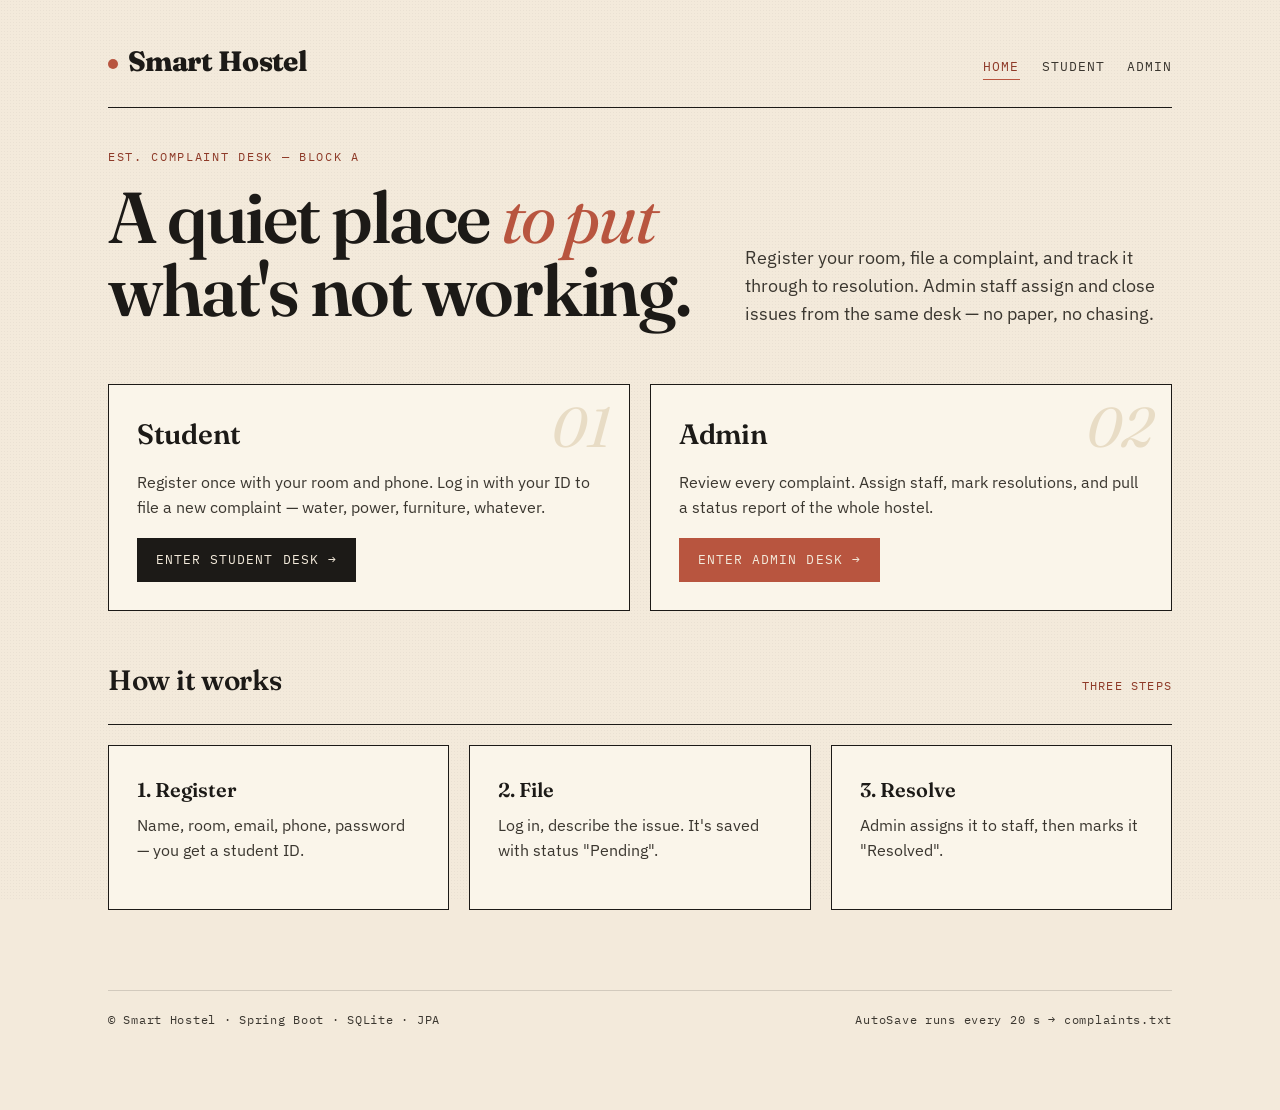
<file: SmartHostel/target/classes/static/index.html>
<!DOCTYPE html>
<html lang="en">
<head>
    <meta charset="UTF-8"/>
    <meta name="viewport" content="width=device-width, initial-scale=1.0"/>
    <title>Smart Hostel · Complaint Desk</title>
    <link rel="stylesheet" href="style.css"/>
</head>
<body>

<div class="wrap">

    <header class="topbar">
        <div class="brand"><span class="dot"></span>Smart Hostel</div>
        <nav class="nav">
            <a href="index.html" class="active">Home</a>
            <a href="student.html">Student</a>
            <a href="admin.html">Admin</a>
        </nav>
    </header>

    <section class="hero">
        <div>
            <div class="eyebrow">Est. Complaint Desk — Block A</div>
            <h1>A quiet place <em>to put</em> what's not working.</h1>
        </div>
        <div>
            <p class="lead">
                Register your room, file a complaint, and track it through
                to resolution. Admin staff assign and close issues from the
                same desk — no paper, no chasing.
            </p>
        </div>
    </section>

    <section class="grid-2">

        <div class="card">
            <div class="num">01</div>
            <h2>Student</h2>
            <p>Register once with your room and phone. Log in with your ID
               to file a new complaint — water, power, furniture, whatever.</p>
            <div class="btn-row">
                <a class="btn" href="student.html">Enter Student Desk →</a>
            </div>
        </div>

        <div class="card">
            <div class="num">02</div>
            <h2>Admin</h2>
            <p>Review every complaint. Assign staff, mark resolutions,
               and pull a status report of the whole hostel.</p>
            <div class="btn-row">
                <a class="btn sienna" href="admin.html">Enter Admin Desk →</a>
            </div>
        </div>

    </section>

    <section class="section">
        <div class="section-head">
            <h2>How it works</h2>
            <span class="tag">Three steps</span>
        </div>

        <div class="grid-2" style="grid-template-columns: repeat(3, 1fr);">
            <div class="card">
                <h3>1. Register</h3>
                <p>Name, room, email, phone, password — you get a student ID.</p>
            </div>
            <div class="card">
                <h3>2. File</h3>
                <p>Log in, describe the issue. It's saved with status "Pending".</p>
            </div>
            <div class="card">
                <h3>3. Resolve</h3>
                <p>Admin assigns it to staff, then marks it "Resolved".</p>
            </div>
        </div>
    </section>

    <footer>
        <div>© Smart Hostel · Spring Boot · SQLite · JPA</div>
        <div>AutoSave runs every 20 s → complaints.txt</div>
    </footer>

</div>

</body>
</html>
</file>
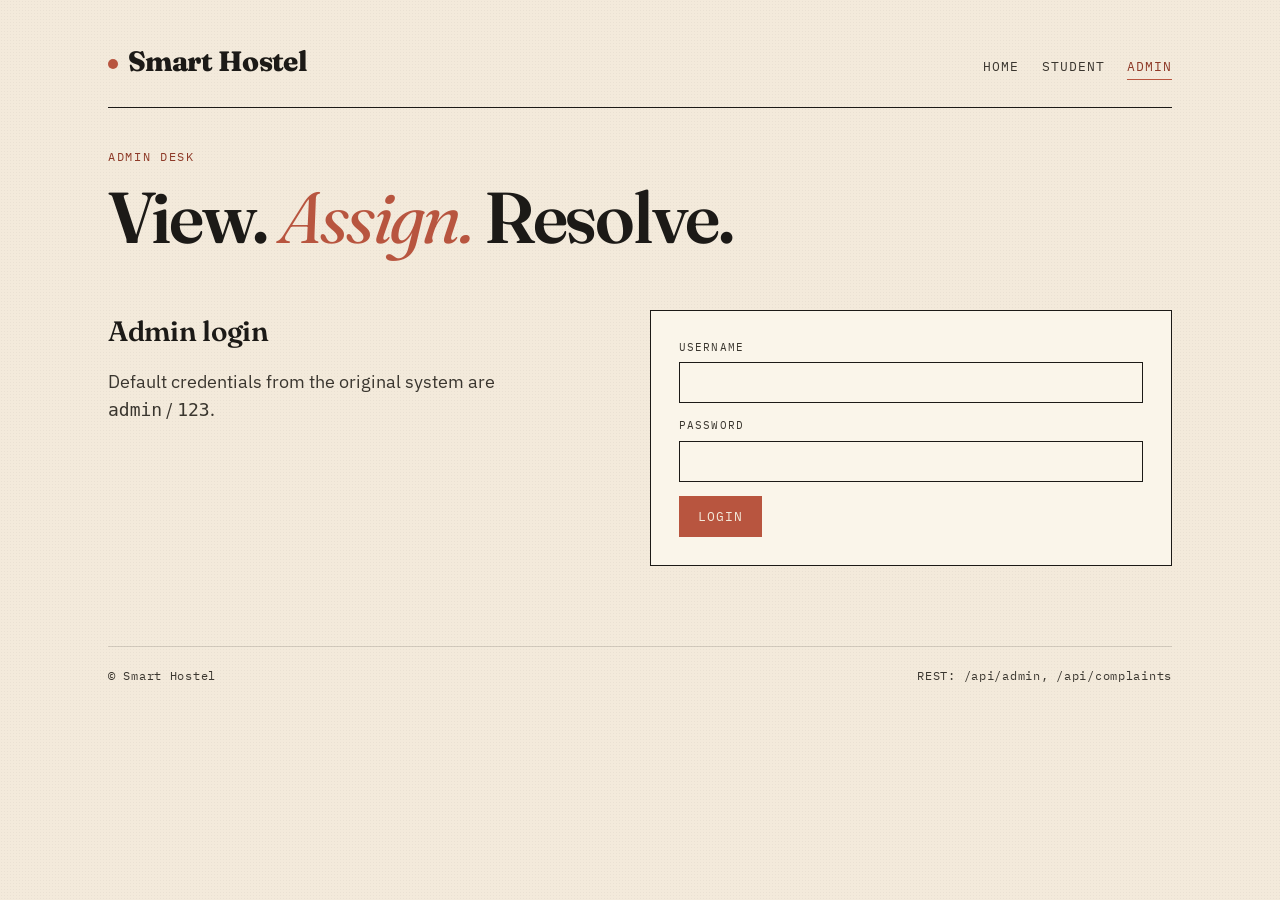
<file: SmartHostel/target/classes/static/admin.html>
<!DOCTYPE html>
<html lang="en">
<head>
    <meta charset="UTF-8"/>
    <meta name="viewport" content="width=device-width, initial-scale=1.0"/>
    <title>Smart Hostel · Admin</title>
    <link rel="stylesheet" href="style.css"/>
</head>
<body>

<div class="wrap">

    <header class="topbar">
        <div class="brand"><span class="dot"></span>Smart Hostel</div>
        <nav class="nav">
            <a href="index.html">Home</a>
            <a href="student.html">Student</a>
            <a href="admin.html" class="active">Admin</a>
        </nav>
    </header>

    <section class="hero" style="grid-template-columns: 1fr;">
        <div>
            <div class="eyebrow">Admin Desk</div>
            <h1>View. <em>Assign.</em> Resolve.</h1>
        </div>
    </section>

    <!-- ============ LOGIN ============ -->
    <section id="loginSection" class="section" style="margin-top: 0;">
        <div class="grid-2">
            <div>
                <h2>Admin login</h2>
                <p class="lead">Default credentials from the original system are
                   <code>admin</code> / <code>123</code>.</p>
            </div>
            <div class="card">
                <form class="form" id="adminLoginForm">
                    <div class="field">
                        <label>Username</label>
                        <input name="username" required/>
                    </div>
                    <div class="field">
                        <label>Password</label>
                        <input name="password" type="password" required/>
                    </div>
                    <div class="btn-row">
                        <button type="submit" class="btn sienna">Login</button>
                    </div>
                </form>
                <div id="adminLoginMsg"></div>
            </div>
        </div>
    </section>

    <!-- ============ ADMIN MENU (hidden until login) ============ -->
    <section id="menuSection" class="section" style="display: none;">

        <div class="section-head">
            <h2>Admin menu</h2>
            <span class="tag">5 actions</span>
        </div>

        <div class="tabs">
            <button data-tab="viewAll" class="active">1 · View All</button>
            <button data-tab="assign">2 · Assign</button>
            <button data-tab="resolve">3 · Resolve</button>
            <button data-tab="report">4 · Report</button>
            <button data-tab="logout">5 · Logout</button>
        </div>

        <!-- VIEW ALL -->
        <div id="viewAll" class="panel active">
            <div class="btn-row" style="margin-bottom: 14px;">
                <button class="btn" id="refreshBtn">Refresh</button>
                <button class="btn ghost" id="sortBtn">Sort by Student ID</button>
            </div>
            <div id="complaintsTable"></div>
        </div>

        <!-- ASSIGN -->
        <div id="assign" class="panel">
            <div class="grid-2">
                <div>
                    <h3>Assign complaint</h3>
                    <p class="lead">Set the staff in charge. Status becomes
                       <strong>In Progress</strong>.</p>
                </div>
                <div class="card">
                    <form class="form" id="assignForm">
                        <div class="field">
                            <label>Complaint ID</label>
                            <input name="complaintId" type="number" required/>
                        </div>
                        <div class="field">
                            <label>Staff Name</label>
                            <input name="staff" required/>
                        </div>
                        <div class="btn-row">
                            <button type="submit" class="btn sienna">Assign</button>
                        </div>
                    </form>
                    <div id="assignMsg"></div>
                </div>
            </div>
        </div>

        <!-- RESOLVE -->
        <div id="resolve" class="panel">
            <div class="grid-2">
                <div>
                    <h3>Resolve complaint</h3>
                    <p class="lead">Mark the complaint as
                       <strong>Resolved</strong> and record how.</p>
                </div>
                <div class="card">
                    <form class="form" id="resolveForm">
                        <div class="field">
                            <label>Complaint ID</label>
                            <input name="complaintId" type="number" required/>
                        </div>
                        <div class="field">
                            <label>Resolution Details</label>
                            <textarea name="resolution" required></textarea>
                        </div>
                        <div class="btn-row">
                            <button type="submit" class="btn sienna">Resolve</button>
                        </div>
                    </form>
                    <div id="resolveMsg"></div>
                </div>
            </div>
        </div>

        <!-- REPORT -->
        <div id="report" class="panel">
            <div class="btn-row" style="margin-bottom: 14px;">
                <button class="btn" id="genReportBtn">Generate Report</button>
            </div>
            <div id="reportBox"></div>
        </div>

        <!-- LOGOUT -->
        <div id="logout" class="panel">
            <div class="card">
                <h3>Logout</h3>
                <p>Leaves the admin session. You'll be back on the login screen.</p>
                <div class="btn-row" style="margin-top: 14px;">
                    <button class="btn" id="logoutBtn">Confirm logout</button>
                </div>
            </div>
        </div>

    </section>

    <footer>
        <div>© Smart Hostel</div>
        <div>REST: /api/admin, /api/complaints</div>
    </footer>

</div>

<script>
/* ---------- tab switching ---------- */
function bindTabs(){
    document.querySelectorAll('.tabs button').forEach(btn => {
        btn.addEventListener('click', () => {
            document.querySelectorAll('.tabs button').forEach(b => b.classList.remove('active'));
            document.querySelectorAll('.panel').forEach(p => p.classList.remove('active'));
            btn.classList.add('active');
            document.getElementById(btn.dataset.tab).classList.add('active');
            if (btn.dataset.tab === 'viewAll') loadComplaints(false);
        });
    });
}
bindTabs();

/* ---------- helpers ---------- */
function toast(el, msg, isError){
    el.innerHTML = '<div class="toast ' + (isError ? 'error' : '') + '">' + msg + '</div>';
}

function statusClass(s){
    if (!s) return '';
    const safe = s.replace(' ', '');
    return 'status-badge status-' + safe.split(' ')[0];
}

function renderTable(list){
    if (!list || list.length === 0) {
        return '<div class="toast">No complaints yet.</div>';
    }
    let html = '<table class="data-table"><thead><tr>' +
               '<th>ID</th><th>Student</th><th>Type</th><th>Description</th>' +
               '<th>Status</th><th>Staff</th><th>Resolution</th><th>Date</th>' +
               '</tr></thead><tbody>';
    list.forEach(c => {
        html += '<tr>' +
                '<td>' + c.complaintId + '</td>' +
                '<td>' + c.studentId + '</td>' +
                '<td>' + (c.type || '') + '</td>' +
                '<td>' + (c.description || '') + '</td>' +
                '<td><span class="' + statusClass(c.status) + '">' + c.status + '</span></td>' +
                '<td>' + (c.assignedStaff || '—') + '</td>' +
                '<td>' + (c.resolution || '—') + '</td>' +
                '<td>' + (c.date || '') + '</td>' +
                '</tr>';
    });
    html += '</tbody></table>';
    return html;
}

/* ---------- admin login ---------- */
document.getElementById('adminLoginForm').addEventListener('submit', async e => {
    e.preventDefault();
    const f = e.target;
    const body = {
        username: f.username.value,
        password: f.password.value
    };
    try {
        const r = await fetch('/api/admin/login', {
            method: 'POST',
            headers: {'Content-Type': 'application/json'},
            body: JSON.stringify(body)
        });
        const data = await r.json();
        if (r.ok && data.success) {
            document.getElementById('loginSection').style.display = 'none';
            document.getElementById('menuSection').style.display = 'block';
            loadComplaints(false);
        } else {
            toast(document.getElementById('adminLoginMsg'),
                  data.message || 'Invalid Admin credentials.', true);
        }
    } catch(err) {
        toast(document.getElementById('adminLoginMsg'),
              'Network error: ' + err, true);
    }
});

/* ---------- view all / sort ---------- */
async function loadComplaints(sorted){
    try {
        const url = sorted ? '/api/complaints/sorted' : '/api/complaints';
        const r = await fetch(url);
        const data = await r.json();
        document.getElementById('complaintsTable').innerHTML = renderTable(data);
    } catch(err) {
        document.getElementById('complaintsTable').innerHTML =
            '<div class="toast error">Network error: ' + err + '</div>';
    }
}

document.getElementById('refreshBtn').addEventListener('click', () => loadComplaints(false));
document.getElementById('sortBtn').addEventListener('click',    () => loadComplaints(true));

/* ---------- assign ---------- */
document.getElementById('assignForm').addEventListener('submit', async e => {
    e.preventDefault();
    const f = e.target;
    const body = {
        complaintId: parseInt(f.complaintId.value),
        staff:       f.staff.value
    };
    try {
        const r = await fetch('/api/admin/assign', {
            method: 'POST',
            headers: {'Content-Type': 'application/json'},
            body: JSON.stringify(body)
        });
        const data = await r.json();
        toast(document.getElementById('assignMsg'),
              data.message,
              !(r.ok && data.success));
        if (r.ok && data.success) f.reset();
    } catch(err) {
        toast(document.getElementById('assignMsg'),
              'Network error: ' + err, true);
    }
});

/* ---------- resolve ---------- */
document.getElementById('resolveForm').addEventListener('submit', async e => {
    e.preventDefault();
    const f = e.target;
    const body = {
        complaintId: parseInt(f.complaintId.value),
        resolution:  f.resolution.value
    };
    try {
        const r = await fetch('/api/admin/resolve', {
            method: 'POST',
            headers: {'Content-Type': 'application/json'},
            body: JSON.stringify(body)
        });
        const data = await r.json();
        toast(document.getElementById('resolveMsg'),
              data.message,
              !(r.ok && data.success));
        if (r.ok && data.success) f.reset();
    } catch(err) {
        toast(document.getElementById('resolveMsg'),
              'Network error: ' + err, true);
    }
});

/* ---------- report ---------- */
document.getElementById('genReportBtn').addEventListener('click', async () => {
    try {
        const r = await fetch('/api/admin/report');
        const data = await r.json();
        document.getElementById('reportBox').innerHTML =
            '<div class="report-box">' + (data.report || '') + '</div>';
    } catch(err) {
        document.getElementById('reportBox').innerHTML =
            '<div class="toast error">Network error: ' + err + '</div>';
    }
});

/* ---------- logout ---------- */
document.getElementById('logoutBtn').addEventListener('click', () => {
    document.getElementById('menuSection').style.display = 'none';
    document.getElementById('loginSection').style.display = 'block';
    document.getElementById('adminLoginForm').reset();
    toast(document.getElementById('adminLoginMsg'), 'Admin logged out.');
});
</script>

</body>
</html>
</file>
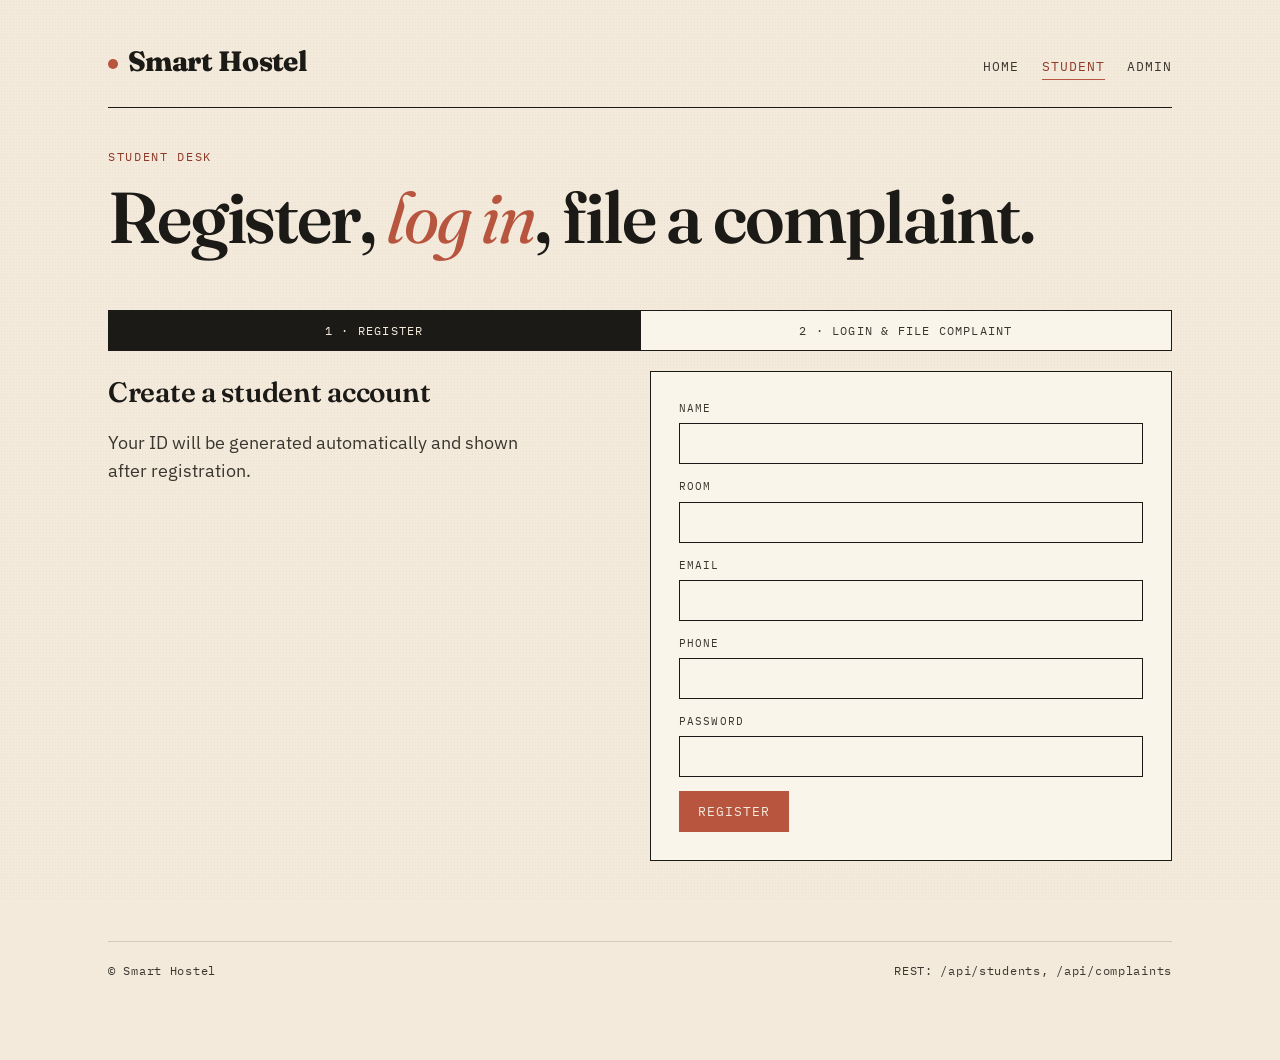
<file: SmartHostel/target/classes/static/student.html>
<!DOCTYPE html>
<html lang="en">
<head>
    <meta charset="UTF-8"/>
    <meta name="viewport" content="width=device-width, initial-scale=1.0"/>
    <title>Smart Hostel · Student</title>
    <link rel="stylesheet" href="style.css"/>
</head>
<body>

<div class="wrap">

    <header class="topbar">
        <div class="brand"><span class="dot"></span>Smart Hostel</div>
        <nav class="nav">
            <a href="index.html">Home</a>
            <a href="student.html" class="active">Student</a>
            <a href="admin.html">Admin</a>
        </nav>
    </header>

    <section class="hero" style="grid-template-columns: 1fr; gap: 8px;">
        <div>
            <div class="eyebrow">Student Desk</div>
            <h1>Register, <em>log in</em>, file a complaint.</h1>
        </div>
    </section>

    <!-- Tabs: Register | Login -->
    <div class="tabs">
        <button data-tab="register" class="active">1 · Register</button>
        <button data-tab="login">2 · Login & File Complaint</button>
    </div>

    <!-- ============ REGISTER PANEL ============ -->
    <section id="register" class="panel active">
        <div class="grid-2">
            <div>
                <h2>Create a student account</h2>
                <p class="lead">Your ID will be generated automatically and shown after registration.</p>
            </div>
            <div class="card">
                <form class="form" id="regForm">
                    <div class="field">
                        <label>Name</label>
                        <input name="name" required/>
                    </div>
                    <div class="field">
                        <label>Room</label>
                        <input name="room" required/>
                    </div>
                    <div class="field">
                        <label>Email</label>
                        <input name="email" type="email" required/>
                    </div>
                    <div class="field">
                        <label>Phone</label>
                        <input name="phone" required/>
                    </div>
                    <div class="field">
                        <label>Password</label>
                        <input name="password" type="password" required/>
                    </div>
                    <div class="btn-row">
                        <button type="submit" class="btn sienna">Register</button>
                    </div>
                </form>
                <div id="regMsg"></div>
            </div>
        </div>
    </section>

    <!-- ============ LOGIN + COMPLAINT PANEL ============ -->
    <section id="login" class="panel">

        <div class="grid-2">

            <div class="card">
                <h3>Login</h3>
                <form class="form" id="loginForm">
                    <div class="field">
                        <label>Student ID</label>
                        <input name="id" type="number" required/>
                    </div>
                    <div class="field">
                        <label>Password</label>
                        <input name="password" type="password" required/>
                    </div>
                    <div class="btn-row">
                        <button type="submit" class="btn">Login</button>
                        <button type="button" class="btn ghost" id="logoutBtn">Logout</button>
                    </div>
                </form>
                <div id="loginMsg"></div>
            </div>

            <div class="card">
                <h3>File a complaint</h3>
                <p>Once logged in, describe the issue. Status starts as <strong>Pending</strong>.</p>
                <form class="form" id="complaintForm">
                    <div class="field">
                        <label>Type</label>
                        <input name="type" placeholder="e.g. water, electricity, furniture" required/>
                    </div>
                    <div class="field">
                        <label>Description</label>
                        <textarea name="description" required></textarea>
                    </div>
                    <div class="btn-row">
                        <button type="submit" class="btn sienna">Submit</button>
                    </div>
                </form>
                <div id="complaintMsg"></div>
            </div>

        </div>
    </section>

    <footer>
        <div>© Smart Hostel</div>
        <div>REST: /api/students, /api/complaints</div>
    </footer>

</div>

<script>
/* ---------- tab switching ---------- */
document.querySelectorAll('.tabs button').forEach(btn => {
    btn.addEventListener('click', () => {
        document.querySelectorAll('.tabs button').forEach(b => b.classList.remove('active'));
        document.querySelectorAll('.panel').forEach(p => p.classList.remove('active'));
        btn.classList.add('active');
        document.getElementById(btn.dataset.tab).classList.add('active');
    });
});

/* ---------- helpers ---------- */
function toast(el, msg, isError){
    el.innerHTML = '<div class="toast ' + (isError ? 'error' : '') + '">' + msg + '</div>';
}

let currentStudentId = null;

/* ---------- register ---------- */
document.getElementById('regForm').addEventListener('submit', async e => {
    e.preventDefault();
    const f = e.target;
    const body = {
        name:     f.name.value,
        room:     f.room.value,
        email:    f.email.value,
        phone:    f.phone.value,
        password: f.password.value
    };
    try {
        const r = await fetch('/api/students/register', {
            method: 'POST',
            headers: {'Content-Type': 'application/json'},
            body: JSON.stringify(body)
        });
        const data = await r.json();
        if (r.ok) {
            toast(document.getElementById('regMsg'), data.message);
            f.reset();
        } else {
            toast(document.getElementById('regMsg'), data.message || 'Registration failed', true);
        }
    } catch(err) {
        toast(document.getElementById('regMsg'), 'Network error: ' + err, true);
    }
});

/* ---------- login ---------- */
document.getElementById('loginForm').addEventListener('submit', async e => {
    e.preventDefault();
    const f = e.target;
    const body = {
        id:       parseInt(f.id.value),
        password: f.password.value
    };
    try {
        const r = await fetch('/api/students/login', {
            method: 'POST',
            headers: {'Content-Type': 'application/json'},
            body: JSON.stringify(body)
        });
        const data = await r.json();
        if (r.ok) {
            currentStudentId = data.studentId;
            toast(document.getElementById('loginMsg'),
                  'Login Success! Logged in as ID ' + currentStudentId);
        } else {
            currentStudentId = null;
            toast(document.getElementById('loginMsg'),
                  data.message || 'Login failed', true);
        }
    } catch(err) {
        toast(document.getElementById('loginMsg'), 'Network error: ' + err, true);
    }
});

/* ---------- logout ---------- */
document.getElementById('logoutBtn').addEventListener('click', async () => {
    await fetch('/api/students/logout', {method: 'POST'});
    currentStudentId = null;
    toast(document.getElementById('loginMsg'), 'Logged out.');
});

/* ---------- file complaint ---------- */
document.getElementById('complaintForm').addEventListener('submit', async e => {
    e.preventDefault();
    if (!currentStudentId) {
        toast(document.getElementById('complaintMsg'),
              'Please login first.', true);
        return;
    }
    const f = e.target;
    const body = {
        studentId:   currentStudentId,
        type:        f.type.value,
        description: f.description.value
    };
    try {
        const r = await fetch('/api/complaints', {
            method: 'POST',
            headers: {'Content-Type': 'application/json'},
            body: JSON.stringify(body)
        });
        const data = await r.json();
        if (r.ok) {
            toast(document.getElementById('complaintMsg'),
                  'Complaint filed! ID: ' + data.complaintId +
                  ' · Status: ' + data.status);
            f.reset();
        } else {
            toast(document.getElementById('complaintMsg'),
                  'Submission failed', true);
        }
    } catch(err) {
        toast(document.getElementById('complaintMsg'),
              'Network error: ' + err, true);
    }
});
</script>

</body>
</html>
</file>
<file: SmartHostel/target/classes/static/style.css>
/* ============================================================
   Smart Hostel · shared stylesheet
   Warm, editorial, slightly retro. Cream + ink + burnt sienna.
   ============================================================ */

@import url('https://fonts.googleapis.com/css2?family=Fraunces:ital,opsz,wght@0,9..144,400;0,9..144,600;0,9..144,800;1,9..144,400&family=IBM+Plex+Sans:wght@400;500;600&family=IBM+Plex+Mono:wght@400;500&display=swap');

:root {
    --cream:        #F3EADB;
    --cream-deep:   #E8DCC5;
    --ink:          #1C1A17;
    --ink-soft:     #3A362F;
    --sienna:       #B8553F;
    --sienna-dark:  #8E3A28;
    --moss:         #4F5E3E;
    --ochre:        #C98A2E;
    --paper:        #FAF5EA;
    --rule:         rgba(28, 26, 23, 0.15);
}

* {
    box-sizing: border-box;
    margin: 0;
    padding: 0;
}

html, body {
    min-height: 100vh;
    background: var(--cream);
    color: var(--ink);
    font-family: 'IBM Plex Sans', sans-serif;
    font-size: 16px;
    line-height: 1.55;
    -webkit-font-smoothing: antialiased;
}

/* Subtle paper grain */
body::before {
    content: "";
    position: fixed;
    inset: 0;
    pointer-events: none;
    background-image:
        radial-gradient(rgba(28,26,23,0.04) 1px, transparent 1px);
    background-size: 3px 3px;
    z-index: 0;
}

.wrap {
    position: relative;
    z-index: 1;
    max-width: 1120px;
    margin: 0 auto;
    padding: 40px 28px 80px;
}

/* ---------- Top bar ---------- */
.topbar {
    display: flex;
    align-items: baseline;
    justify-content: space-between;
    padding-bottom: 24px;
    border-bottom: 1.5px solid var(--ink);
    margin-bottom: 40px;
}

.brand {
    font-family: 'Fraunces', serif;
    font-weight: 800;
    font-size: 28px;
    letter-spacing: -0.02em;
}

.brand .dot {
    display: inline-block;
    width: 10px;
    height: 10px;
    background: var(--sienna);
    border-radius: 50%;
    margin-right: 10px;
    vertical-align: middle;
}

.nav {
    display: flex;
    gap: 22px;
    font-family: 'IBM Plex Mono', monospace;
    font-size: 13px;
    text-transform: uppercase;
    letter-spacing: 0.08em;
}

.nav a {
    color: var(--ink-soft);
    text-decoration: none;
    border-bottom: 1.5px solid transparent;
    padding-bottom: 2px;
    transition: color .2s, border-color .2s;
}

.nav a:hover, .nav a.active {
    color: var(--sienna-dark);
    border-color: var(--sienna);
}

/* ---------- Hero / headings ---------- */
.hero {
    display: grid;
    grid-template-columns: 1.4fr 1fr;
    gap: 40px;
    align-items: end;
    margin-bottom: 56px;
}

@media (max-width: 780px) {
    .hero { grid-template-columns: 1fr; }
}

.eyebrow {
    font-family: 'IBM Plex Mono', monospace;
    font-size: 12px;
    letter-spacing: 0.14em;
    text-transform: uppercase;
    color: var(--sienna-dark);
    margin-bottom: 14px;
}

h1 {
    font-family: 'Fraunces', serif;
    font-weight: 600;
    font-size: clamp(40px, 6vw, 72px);
    line-height: 1.02;
    letter-spacing: -0.03em;
}

h1 em {
    font-style: italic;
    color: var(--sienna);
    font-weight: 400;
}

h2 {
    font-family: 'Fraunces', serif;
    font-weight: 600;
    font-size: 28px;
    letter-spacing: -0.01em;
    margin-bottom: 14px;
}

h3 {
    font-family: 'Fraunces', serif;
    font-weight: 600;
    font-size: 20px;
    margin-bottom: 8px;
}

.lead {
    font-size: 18px;
    color: var(--ink-soft);
    max-width: 38ch;
}

/* ---------- Cards ---------- */
.grid-2 {
    display: grid;
    grid-template-columns: 1fr 1fr;
    gap: 20px;
}

@media (max-width: 780px) { .grid-2 { grid-template-columns: 1fr; } }

.card {
    background: var(--paper);
    border: 1.5px solid var(--ink);
    padding: 28px;
    position: relative;
    transition: transform .25s ease, box-shadow .25s ease;
}

.card:hover {
    transform: translate(-3px, -3px);
    box-shadow: 6px 6px 0 var(--ink);
}

.card .num {
    position: absolute;
    top: 14px;
    right: 18px;
    font-family: 'Fraunces', serif;
    font-size: 56px;
    font-style: italic;
    color: var(--cream-deep);
    line-height: 1;
    user-select: none;
}

.card p {
    color: var(--ink-soft);
    margin-bottom: 18px;
}

/* ---------- Buttons ---------- */
.btn {
    display: inline-block;
    font-family: 'IBM Plex Mono', monospace;
    font-size: 13px;
    letter-spacing: 0.08em;
    text-transform: uppercase;
    padding: 11px 18px;
    background: var(--ink);
    color: var(--cream);
    border: 1.5px solid var(--ink);
    text-decoration: none;
    cursor: pointer;
    transition: background .2s, color .2s;
}

.btn:hover {
    background: var(--sienna);
    border-color: var(--sienna);
}

.btn.ghost {
    background: transparent;
    color: var(--ink);
}

.btn.ghost:hover {
    background: var(--ink);
    color: var(--cream);
}

.btn.sienna {
    background: var(--sienna);
    border-color: var(--sienna);
}

.btn.sienna:hover {
    background: var(--sienna-dark);
    border-color: var(--sienna-dark);
}

.btn-row {
    display: flex;
    gap: 10px;
    flex-wrap: wrap;
}

/* ---------- Forms ---------- */
.form {
    display: grid;
    gap: 14px;
}

.field {
    display: flex;
    flex-direction: column;
    gap: 6px;
}

.field label {
    font-family: 'IBM Plex Mono', monospace;
    font-size: 11px;
    letter-spacing: 0.1em;
    text-transform: uppercase;
    color: var(--ink-soft);
}

.field input,
.field textarea,
.field select {
    font-family: 'IBM Plex Sans', sans-serif;
    font-size: 15px;
    padding: 10px 12px;
    background: var(--paper);
    border: 1.5px solid var(--ink);
    color: var(--ink);
    outline: none;
    transition: border-color .2s, background .2s;
}

.field input:focus,
.field textarea:focus,
.field select:focus {
    border-color: var(--sienna);
    background: #fff;
}

.field textarea {
    min-height: 90px;
    resize: vertical;
}

/* ---------- Sections ---------- */
.section {
    margin-top: 48px;
}

.section-head {
    display: flex;
    align-items: baseline;
    justify-content: space-between;
    border-bottom: 1.5px solid var(--ink);
    padding-bottom: 8px;
    margin-bottom: 20px;
}

.section-head .tag {
    font-family: 'IBM Plex Mono', monospace;
    font-size: 12px;
    letter-spacing: 0.1em;
    color: var(--sienna-dark);
    text-transform: uppercase;
}

.tabs {
    display: flex;
    gap: 0;
    border: 1.5px solid var(--ink);
    margin-bottom: 20px;
    background: var(--paper);
}

.tabs button {
    flex: 1;
    padding: 12px 14px;
    background: transparent;
    border: 0;
    border-right: 1.5px solid var(--ink);
    font-family: 'IBM Plex Mono', monospace;
    font-size: 12px;
    letter-spacing: 0.1em;
    text-transform: uppercase;
    cursor: pointer;
    color: var(--ink-soft);
}

.tabs button:last-child { border-right: 0; }

.tabs button.active {
    background: var(--ink);
    color: var(--cream);
}

.panel { display: none; }
.panel.active { display: block; animation: fade .35s ease; }

@keyframes fade {
    from { opacity: 0; transform: translateY(4px); }
    to   { opacity: 1; transform: translateY(0); }
}

/* ---------- Toast / Message area ---------- */
.toast {
    margin-top: 14px;
    padding: 10px 14px;
    font-family: 'IBM Plex Mono', monospace;
    font-size: 13px;
    border-left: 3px solid var(--moss);
    background: rgba(79, 94, 62, 0.08);
    color: var(--ink);
}

.toast.error {
    border-left-color: var(--sienna-dark);
    background: rgba(142, 58, 40, 0.08);
    color: var(--sienna-dark);
}

/* ---------- Table (complaint list) ---------- */
.data-table {
    width: 100%;
    border-collapse: collapse;
    background: var(--paper);
    border: 1.5px solid var(--ink);
    font-size: 14px;
}

.data-table th,
.data-table td {
    padding: 10px 12px;
    text-align: left;
    border-bottom: 1px solid var(--rule);
    vertical-align: top;
}

.data-table th {
    font-family: 'IBM Plex Mono', monospace;
    font-size: 11px;
    letter-spacing: 0.1em;
    text-transform: uppercase;
    background: var(--cream-deep);
}

.data-table tr:last-child td { border-bottom: 0; }

.status-badge {
    display: inline-block;
    padding: 2px 8px;
    font-family: 'IBM Plex Mono', monospace;
    font-size: 11px;
    letter-spacing: 0.06em;
    text-transform: uppercase;
    border: 1px solid var(--ink);
    background: var(--cream-deep);
}

.status-Pending     { background: #F3DDB5; }
.status-In         { background: #CFD8C3; }  /* "In Progress" */
.status-Resolved    { background: #D8C7B4; }

/* ---------- Report ---------- */
.report-box {
    font-family: 'IBM Plex Mono', monospace;
    white-space: pre-wrap;
    background: var(--paper);
    border: 1.5px solid var(--ink);
    padding: 16px;
    font-size: 13px;
    line-height: 1.7;
}

/* ---------- Footer ---------- */
footer {
    margin-top: 80px;
    padding-top: 20px;
    border-top: 1.5px solid var(--rule);
    font-family: 'IBM Plex Mono', monospace;
    font-size: 12px;
    color: var(--ink-soft);
    letter-spacing: 0.06em;
    display: flex;
    justify-content: space-between;
    flex-wrap: wrap;
    gap: 10px;
}
</file>
